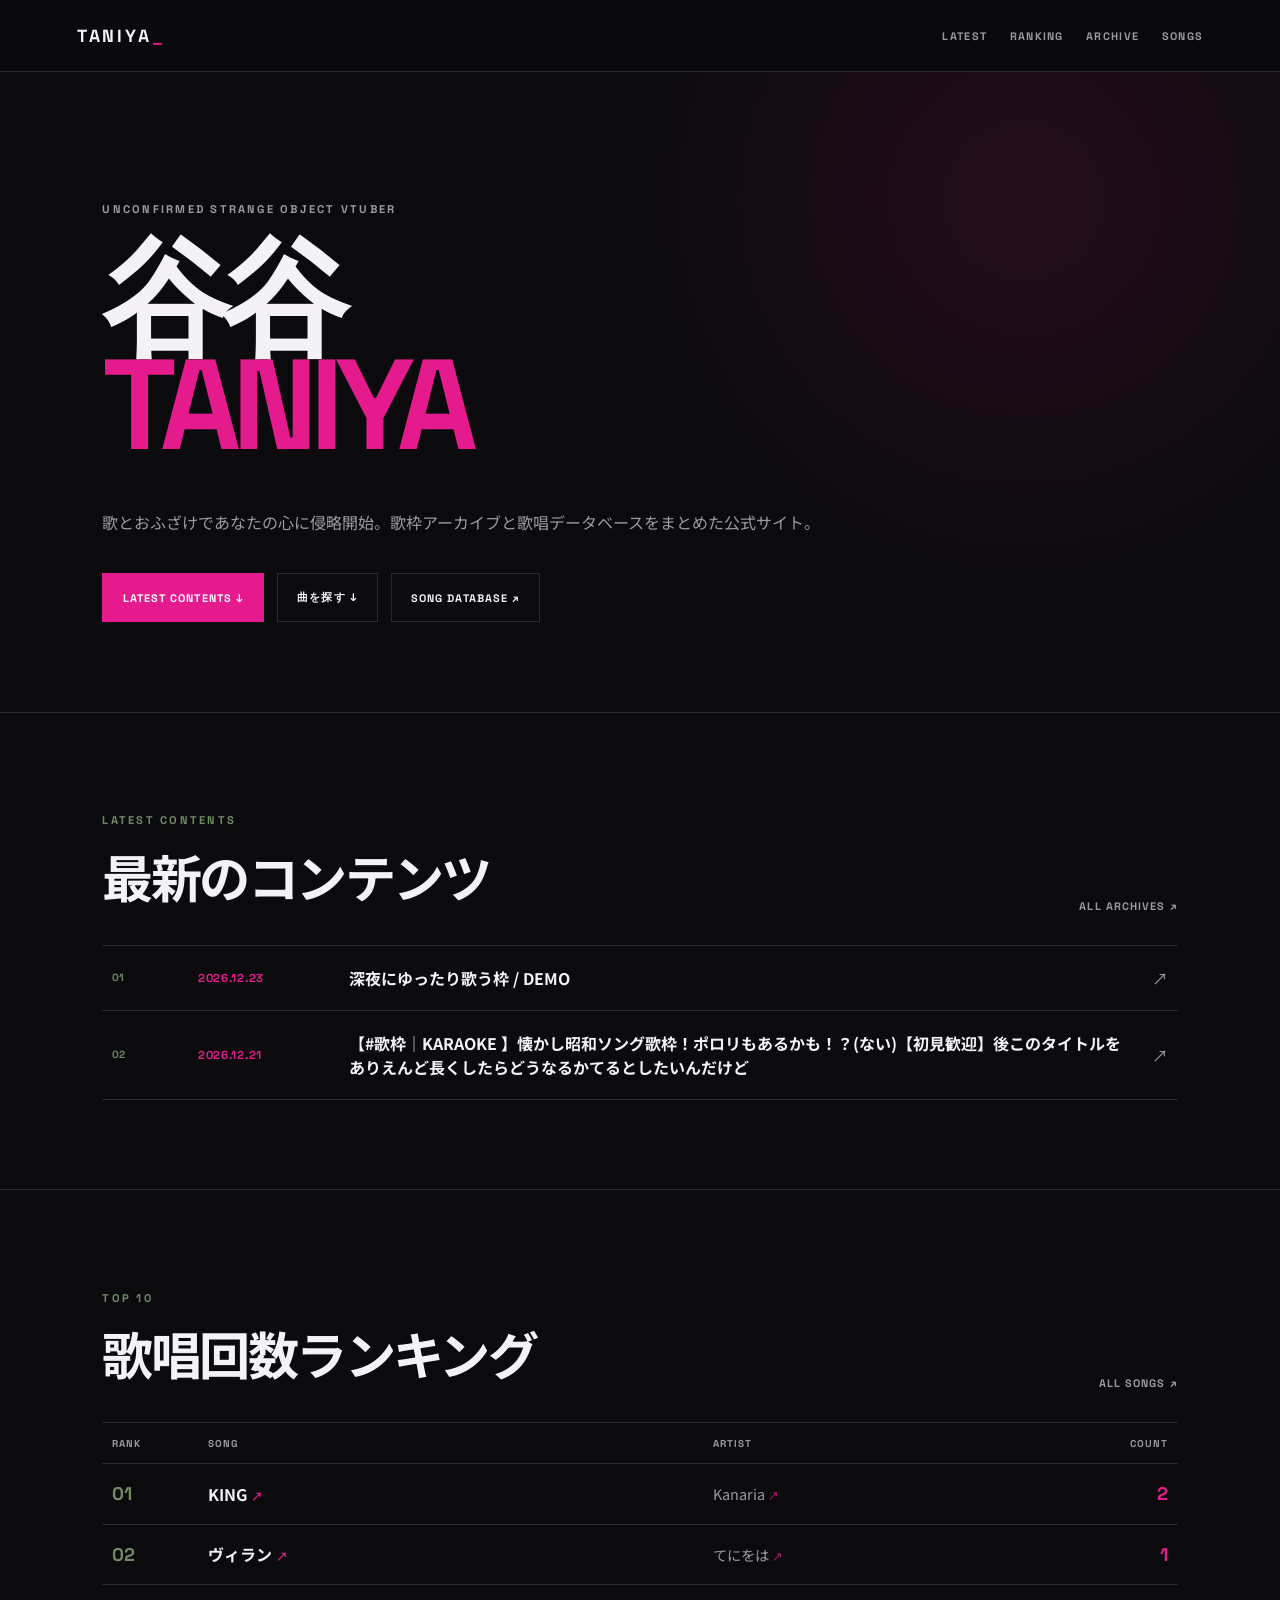
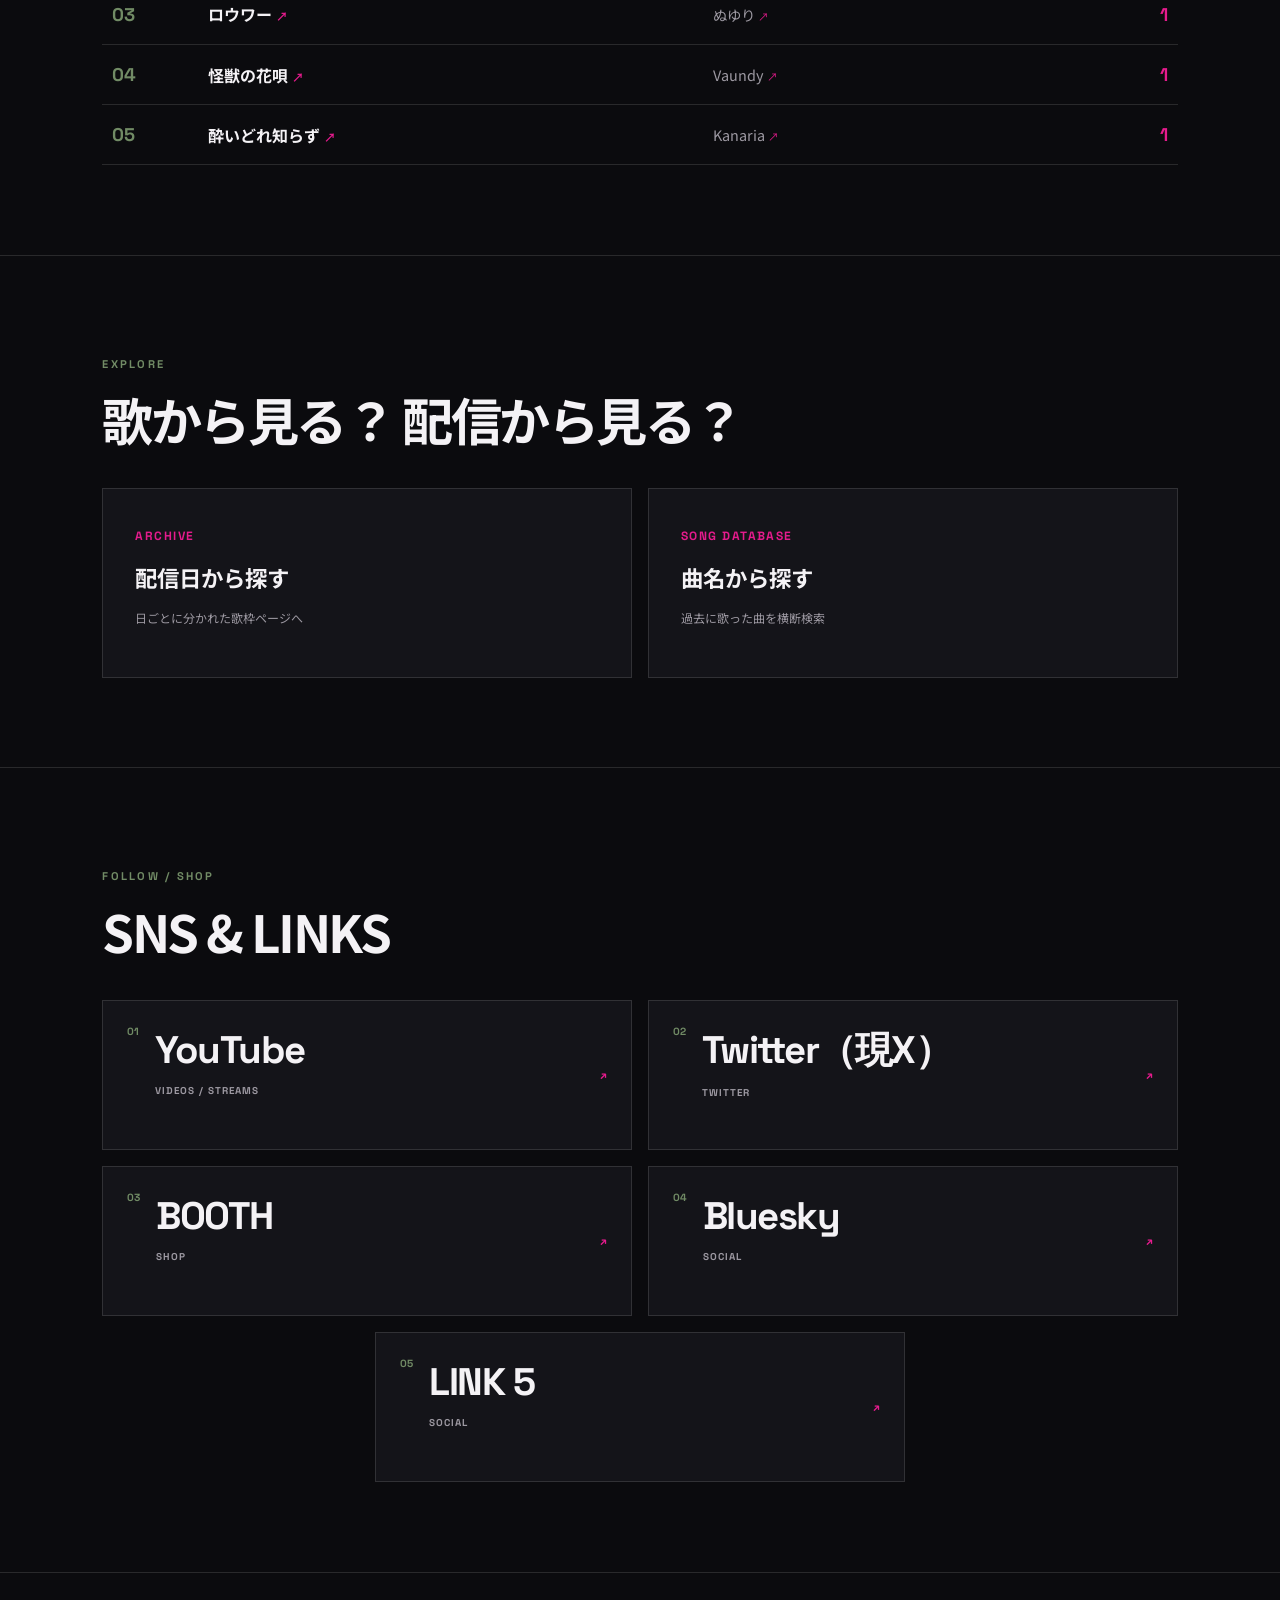
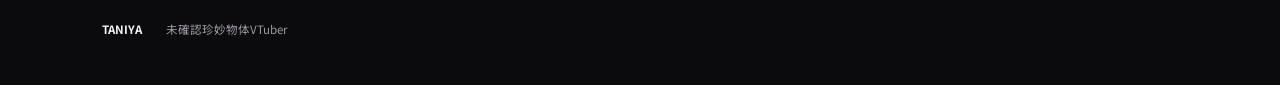
<file: index.html>
<!doctype html>
<html lang="ja">
<head>
  <meta charset="utf-8">
  <meta name="viewport" content="width=device-width,initial-scale=1">
  <title>谷谷 | Official</title>
  <link rel="stylesheet" href="style.css">
</head>
<body>
<header>
  <a class="logo" href="./">TANIYA<span>_</span></a>
  <nav>
    <a href="#latest">LATEST</a>
    <a href="#ranking">RANKING</a>
    <a href="./archive/">ARCHIVE</a>
    <a href="./songs/">SONGS</a>
  </nav>
</header>

<main>
  <section class="hero homeHero">
    <p class="eyebrow">UNCONFIRMED STRANGE OBJECT VTUBER</p>
    <h1>谷谷<br><em>TANIYA</em></h1>
    <p>歌とおふざけであなたの心に侵略開始。歌枠アーカイブと歌唱データベースをまとめた公式サイト。</p>
    <div class="heroActions">
      <a href="#latest" class="primaryButton">LATEST CONTENTS ↓</a>
      <a href="#explore" class="ghostButton">曲を探す ↓</a>
      <a href="./songs/" class="ghostButton">SONG DATABASE ↗</a>
    </div>
  </section>




  <section class="section" id="latest">
    <div class="sectionHead">
      <div>
        <p class="eyebrow">LATEST CONTENTS</p>
        <h2>最新のコンテンツ</h2>
      </div>
      <a class="textLink" href="./archive/">ALL ARCHIVES ↗</a>
    </div>
    <div id="latestList" class="latestList"></div>
  </section>



  <section class="section" id="ranking">
    <div class="sectionHead">
      <div>
        <p class="eyebrow">TOP 10</p>
        <h2>歌唱回数ランキング</h2>
      </div>
      <a class="textLink" href="./songs/">ALL SONGS ↗</a>
    </div>

    <div class="rankingTable">
      <div class="rankingHead">
        <span>RANK</span>
        <span>SONG</span>
        <span>ARTIST</span>
        <span>COUNT</span>
      </div>
      <div id="rankingList"></div>
    </div>
  </section>




  <section class="section" id="explore">
    <p class="eyebrow">EXPLORE</p>
    <h2>歌から見る？ 配信から見る？</h2>
    <div class="cards">
      <a class="card" href="./archive/">
        <span class="card-date">ARCHIVE</span>
        <h3>配信日から探す</h3>
        <p class="card-meta">日ごとに分かれた歌枠ページへ</p>
      </a>
      <a class="card" href="./songs/">
        <span class="card-date">SONG DATABASE</span>
        <h3>曲名から探す</h3>
        <p class="card-meta">過去に歌った曲を横断検索</p>
      </a>
    </div>
  </section>



  <section class="section" id="socials">
    <p class="eyebrow">FOLLOW / SHOP</p>
    <h2>SNS & LINKS</h2>
    <div id="socialLinks" class="socialGrid"></div>
    <p id="socialNote" class="socialNote" hidden>
      SNSのURLは <code>data/site-config.js</code> に設定すると有効になります。
    </p>
  </section>
</main>

<footer><b>TANIYA</b><span>未確認珍妙物体VTuber</span></footer>

<script src="./data/archives.js"></script>
<script src="./data/site-config.js"></script>
<script>
const collator = new Intl.Collator("ja", {numeric:true, sensitivity:"base"});

function escapeHtml(value){
  return String(value).replace(/[&<>"']/g, c => ({
    "&":"&amp;", "<":"&lt;", ">":"&gt;", '"':"&quot;", "'":"&#039;"
  }[c]));
}

function makeSongHistoryUrl(title, artist){
  const p = new URLSearchParams({song:title, artist});
  return `./songs/history/?${p.toString()}`;
}

function makeArtistUrl(artist){
  return `./artists/?artist=${encodeURIComponent(artist)}`;
}

// Latest 5 archives
const latestArchives = [...ARCHIVES]
  .sort((a,b) => b.date.localeCompare(a.date))
  .slice(0,5);

document.getElementById("latestList").innerHTML = latestArchives.map((archive, index) => `
  <a class="latestRow" href="./archive/${archive.date}/">
    <span class="latestNumber">${String(index + 1).padStart(2,"0")}</span>
    <span class="latestDate">${archive.date.replaceAll("-",".")}</span>
    <strong class="latestTitle">${escapeHtml(archive.title)}</strong>
    <span class="latestArrow">↗</span>
  </a>
`).join("");

// Song ranking TOP 10
const songMap = new Map();

ARCHIVES.forEach(archive => {
  archive.songs
    .filter(song => song.type === "song")
    .forEach(song => {
      const artist = song.artist || "未登録";
      const key = `${song.title}|||${artist}`;

      if(!songMap.has(key)){
        songMap.set(key, {
          title: song.title,
          artist,
          count: 0
        });
      }

      songMap.get(key).count++;
    });
});

const ranking = [...songMap.values()]
  .sort((a,b) =>
    (b.count - a.count) ||
    collator.compare(a.title, b.title) ||
    collator.compare(a.artist, b.artist)
  )
  .slice(0,10);

document.getElementById("rankingList").innerHTML = ranking.map((item, index) => `
  <div class="rankingRow">
    <span class="rankNumber">${String(index + 1).padStart(2,"0")}</span>
    <a class="rankingSong" href="${makeSongHistoryUrl(item.title,item.artist)}">
      ${escapeHtml(item.title)} <span>↗</span>
    </a>
    <a class="rankingArtist" href="${makeArtistUrl(item.artist)}">
      ${escapeHtml(item.artist)} <span>↗</span>
    </a>
    <strong class="rankingCount">${item.count}</strong>
  </div>
`).join("");

// Socials: add/remove items only in data/site-config.js
const socials = Array.isArray(SITE_CONFIG?.socials) ? SITE_CONFIG.socials : [];

let hasUnsetSocial = false;
document.getElementById("socialLinks").innerHTML = socials.map((item, index) => {
  const label = item.label || `LINK ${index + 1}`;
  const sub = item.sub || "SOCIAL";
  const url = item.url || "";
  const enabled = /^https?:\/\//i.test(url);

  if(!enabled) hasUnsetSocial = true;

  return enabled
    ? `<a class="socialCard" href="${escapeHtml(url)}" target="_blank" rel="noopener noreferrer">
         <span class="socialIndex">${String(index+1).padStart(2,"0")}</span>
         <strong>${escapeHtml(label)}</strong>
         <small>${escapeHtml(sub)}</small>
         <span class="socialArrow">↗</span>
       </a>`
    : `<div class="socialCard socialCardDisabled" aria-disabled="true">
         <span class="socialIndex">${String(index+1).padStart(2,"0")}</span>
         <strong>${escapeHtml(label)}</strong>
         <small>${escapeHtml(sub)}</small>
         <span class="socialArrow">URL SETTING</span>
       </div>`;
}).join("");

document.getElementById("socialNote").hidden = !hasUnsetSocial;
</script>
</body>
</html>
</file>
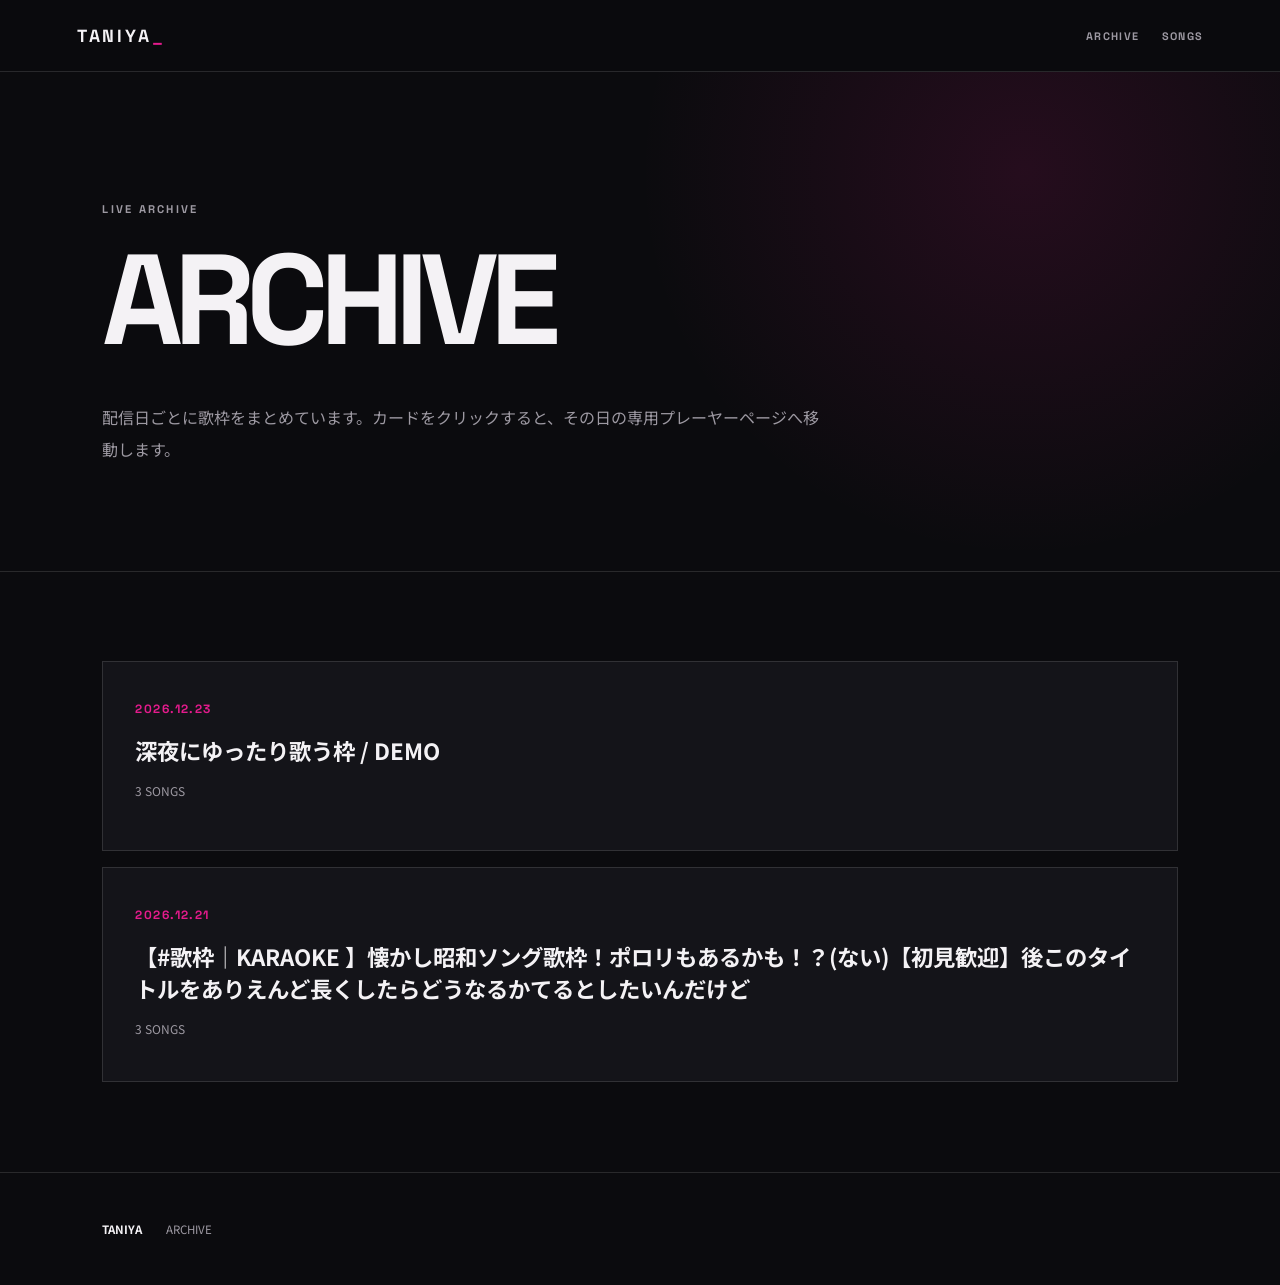
<file: archive/index.html>
<!doctype html><html lang="ja"><head><meta charset="utf-8"><meta name="viewport" content="width=device-width,initial-scale=1"><title>ARCHIVE | 谷谷</title><link rel="stylesheet" href="../style.css"></head><body>
<header><a class="logo" href="../">TANIYA<span>_</span></a><nav><a href="./">ARCHIVE</a><a href="../songs/">SONGS</a></nav></header>
<main><section class="hero"><p class="eyebrow">LIVE ARCHIVE</p><h1>ARCHIVE</h1><p>配信日ごとに歌枠をまとめています。カードをクリックすると、その日の専用プレーヤーページへ移動します。</p></section>
<section class="section"><div id="archiveCards" class="cards"></div></section></main><footer><b>TANIYA</b><span>ARCHIVE</span></footer>
<script src="../data/archives.js"></script><script>
const root=document.getElementById("archiveCards");
root.innerHTML=[...ARCHIVES].reverse().map(a=>{
 const count=a.songs.filter(s=>s.type==="song").length;
 return `<a class="card" href="./${a.date}/"><span class="card-date">${a.date.replaceAll("-",".")}</span><h3>${a.title}</h3><p class="card-meta">${count} SONGS</p></a>`;
}).join("");
</script></body></html>
</file>
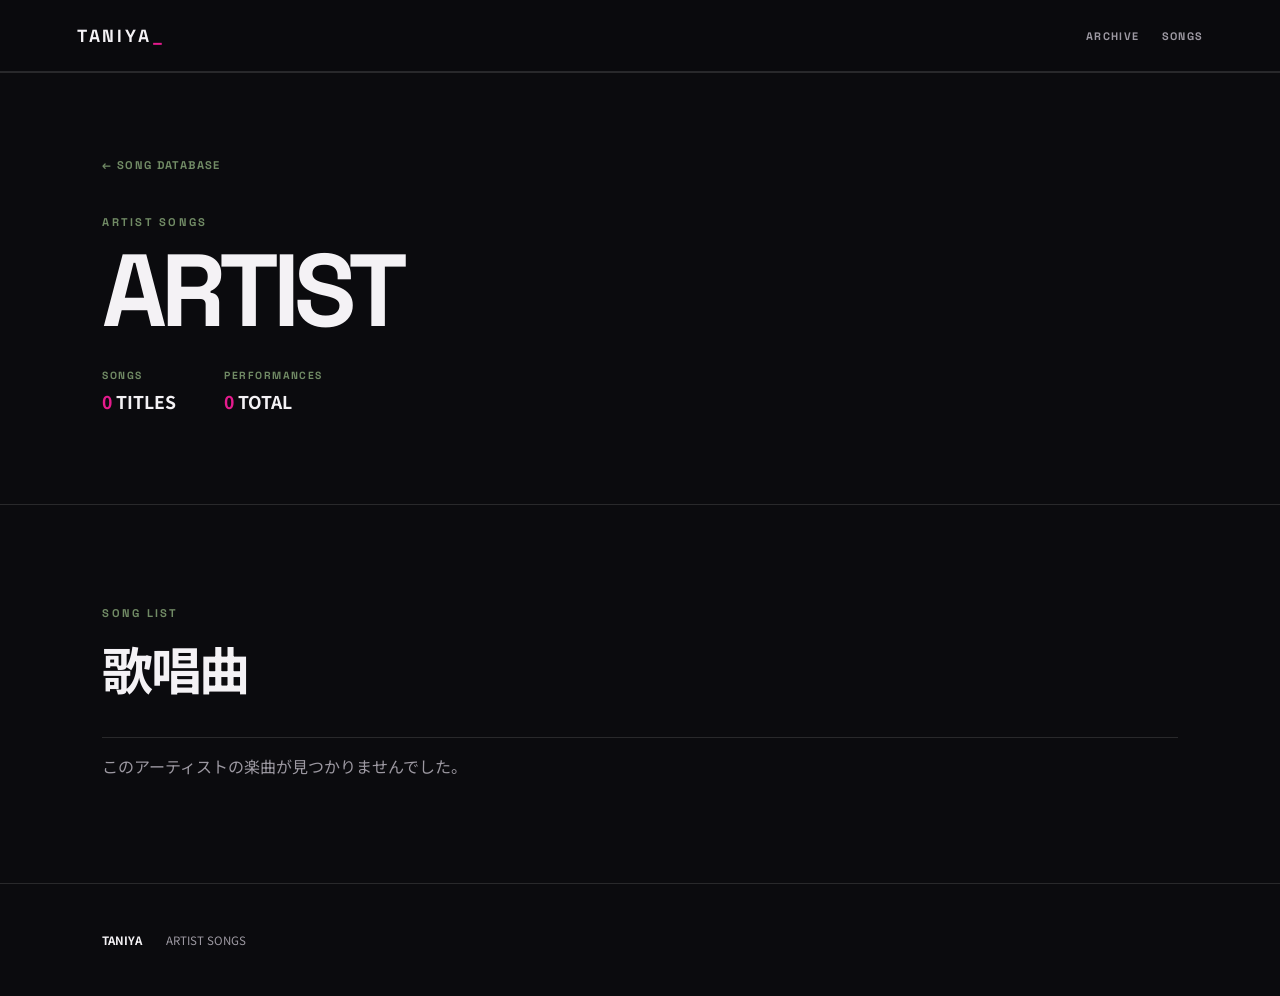
<file: artists/index.html>
<!doctype html><html lang="ja"><head><meta charset="utf-8"><meta name="viewport" content="width=device-width,initial-scale=1"><title>ARTIST | 谷谷</title><link rel="stylesheet" href="../style.css"></head><body>
<header><a class="logo" href="../">TANIYA<span>_</span></a><nav><a href="../archive/">ARCHIVE</a><a href="../songs/">SONGS</a></nav></header>

<main>
<section class="section historyHero">
  <a class="backlink" href="../songs/">← SONG DATABASE</a>
  <p class="eyebrow">ARTIST SONGS</p>
  <h1 id="artistTitle" class="historyTitle">ARTIST</h1>
  <div class="historyMeta">
    <div><span>SONGS</span><strong><i id="songTotal">0</i> TITLES</strong></div>
    <div><span>PERFORMANCES</span><strong><i id="performanceTotal">0</i> TOTAL</strong></div>
  </div>
</section>

<section class="section">
  <p class="eyebrow">SONG LIST</p>
  <h2>歌唱曲</h2>
  <div class="artistSongList" id="artistSongList"></div>
  <p id="notFound" class="muted" hidden>このアーティストの楽曲が見つかりませんでした。</p>
</section>
</main>

<footer><b>TANIYA</b><span>ARTIST SONGS</span></footer>

<script src="../data/archives.js"></script>
<script>
const params = new URLSearchParams(location.search);
const artist = params.get("artist") || "";

document.title = artist ? `${artist} 楽曲一覧 | 谷谷` : "ARTIST | 谷谷";
document.getElementById("artistTitle").textContent = artist || "ARTIST";

const map = new Map();

ARCHIVES.forEach(archive => {
  archive.songs
    .filter(song => song.type === "song" && (song.artist || "未登録") === artist)
    .forEach(song => {
      if(!map.has(song.title)){
        map.set(song.title, {title:song.title, count:0});
      }
      map.get(song.title).count++;
    });
});

const songs = [...map.values()].sort((a,b) =>
  new Intl.Collator("ja", {numeric:true, sensitivity:"base"}).compare(a.title,b.title)
);

document.getElementById("songTotal").textContent = songs.length;
document.getElementById("performanceTotal").textContent =
  songs.reduce((sum,s)=>sum+s.count,0);

const root = document.getElementById("artistSongList");
const nf = document.getElementById("notFound");

if(!songs.length){
  nf.hidden = false;
}else{
  root.innerHTML = songs.map(song => {
    const p = new URLSearchParams({song:song.title, artist});
    return `
      <a class="artistSongCard" href="../songs/history/?${p.toString()}">
        <div class="artistSongTitle">${song.title}</div>
        <div class="artistSongCount">${song.count} PERFORMANCE${song.count===1?"":"S"}</div>
        <div class="artistSongArrow">↗</div>
      </a>
    `;
  }).join("");
}
</script>
</body></html>
</file>
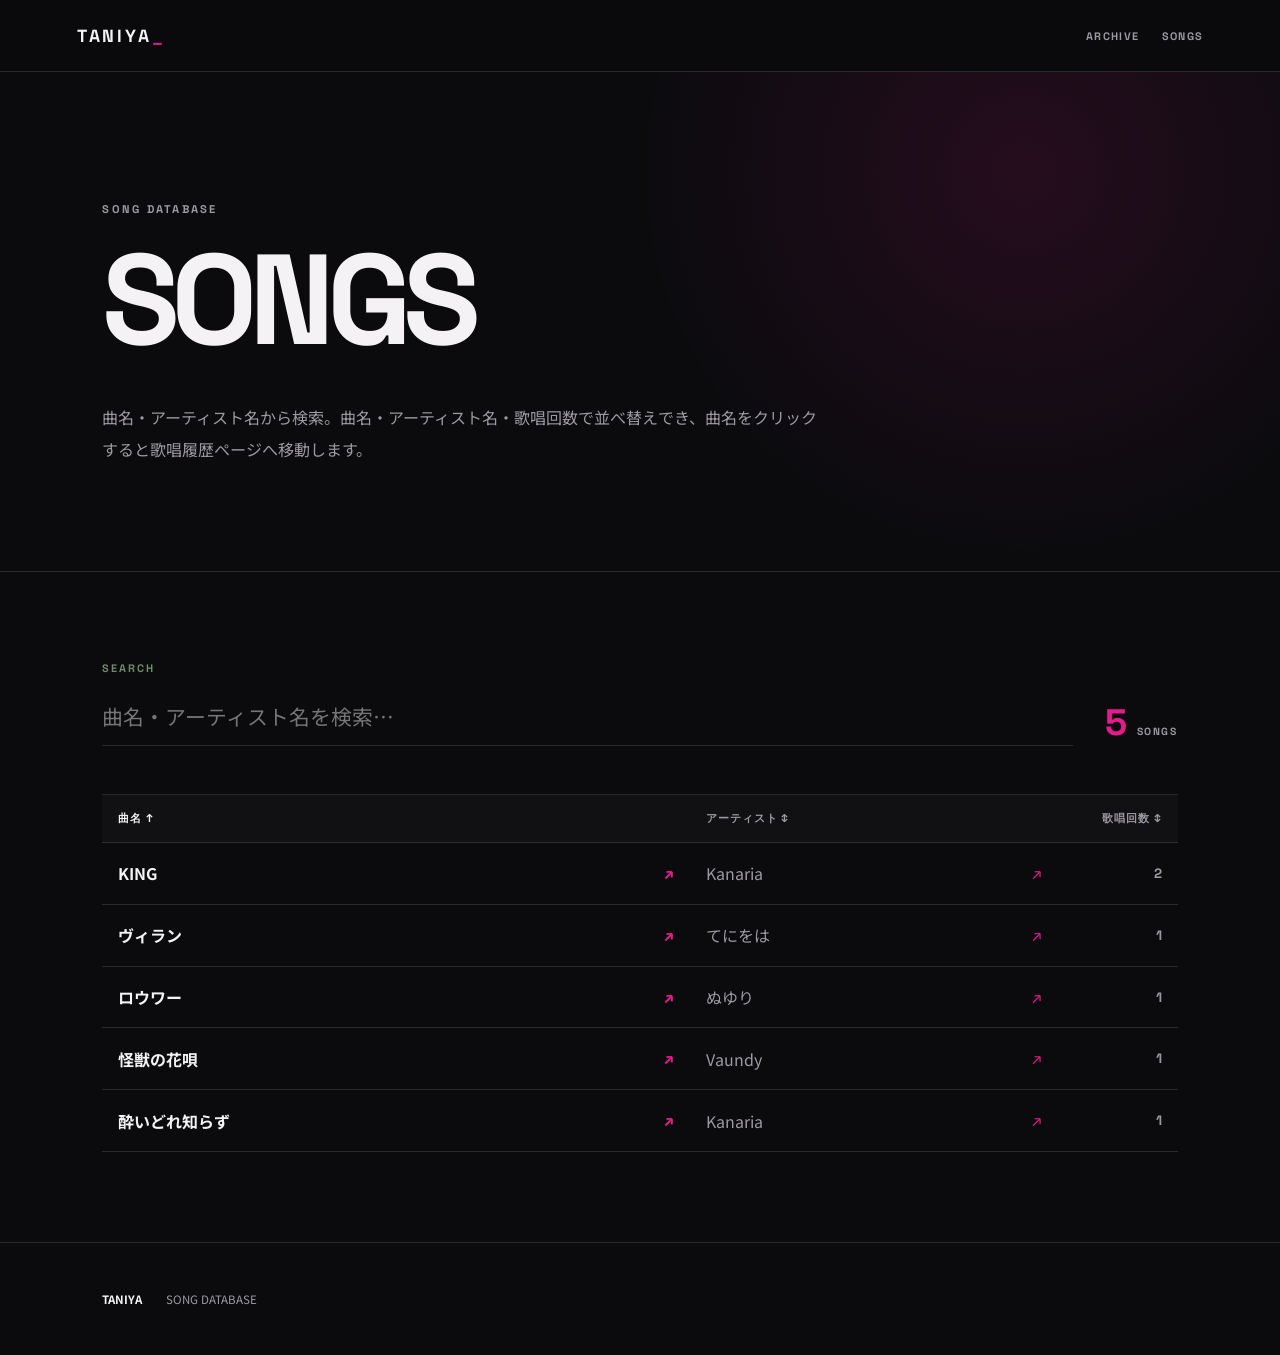
<file: songs/index.html>
<!doctype html><html lang="ja"><head><meta charset="utf-8"><meta name="viewport" content="width=device-width,initial-scale=1"><title>SONG DATABASE | 谷谷</title><link rel="stylesheet" href="../style.css"></head><body>
<header><a class="logo" href="../">TANIYA<span>_</span></a><nav><a href="../archive/">ARCHIVE</a><a href="./">SONGS</a></nav></header>
<main>
<section class="hero"><p class="eyebrow">SONG DATABASE</p><h1>SONGS</h1><p>曲名・アーティスト名から検索。曲名・アーティスト名・歌唱回数で並べ替えでき、曲名をクリックすると歌唱履歴ページへ移動します。</p></section>

<section class="section">
  <div class="toolbar">
    <label class="search"><span>SEARCH</span><input id="search" type="search" placeholder="曲名・アーティスト名を検索…"></label>
    <div class="stats"><strong id="count">0</strong><span>SONGS</span></div>
  </div>

  <div class="songTableWrap">
    <div class="songTableHead">
      <button class="sortBtn" data-key="title">曲名 <span class="sortMark">↕</span></button>
      <button class="sortBtn" data-key="artist">アーティスト <span class="sortMark">↕</span></button>
      <button class="sortBtn countHead" data-key="count">歌唱回数 <span class="sortMark">↕</span></button>
    </div>
    <div id="songList"></div>
  </div>
  <p id="empty" hidden>該当する曲がありません。</p>
</section>
</main>
<footer><b>TANIYA</b><span>SONG DATABASE</span></footer>

<script src="../data/archives.js"></script>
<script>
const $ = s => document.querySelector(s);
const collator = new Intl.Collator("ja", {numeric:true, sensitivity:"base"});
let sortKey = "title";
let sortDir = "asc";

function buildSongData(){
  const map = new Map();

  ARCHIVES.forEach(archive => {
    archive.songs
      .filter(song => song.type === "song")
      .forEach(song => {
        const artist = song.artist || "未登録";
        const key = `${song.title}|||${artist}`;

        if(!map.has(key)){
          map.set(key, {
            title: song.title,
            artist,
            count: 0
          });
        }

        map.get(key).count++;
      });
  });

  return [...map.values()];
}

const songData = buildSongData();

function compare(a,b){
  let result = 0;

  if(sortKey === "count"){
    result = a.count - b.count;
  } else {
    result = collator.compare(a[sortKey], b[sortKey]);
  }

  return sortDir === "asc" ? result : -result;
}

function makeHistoryUrl(item){
  const p = new URLSearchParams({
    song: item.title,
    artist: item.artist
  });
  return `./history/?${p.toString()}`;
}

function render(){
  const q = $("#search").value.trim().toLowerCase();

  const filtered = songData
    .filter(item => (`${item.title} ${item.artist}`).toLowerCase().includes(q))
    .sort(compare);

  $("#count").textContent = filtered.length;
  $("#empty").hidden = filtered.length > 0;

  $("#songList").innerHTML = filtered.map(item => `
    <div class="songDbRow">
      <a class="songTitleLink" href="${makeHistoryUrl(item)}">${item.title}<span class="songArrow">↗</span></a>
      <a class="songArtist artistLink" href="../artists/?artist=${encodeURIComponent(item.artist)}">${item.artist}<span class="songArrow">↗</span></a>
      <div class="songCount">${item.count}</div>
    </div>
  `).join("");

  document.querySelectorAll(".sortBtn").forEach(btn => {
    const mark = btn.querySelector(".sortMark");

    if(btn.dataset.key === sortKey){
      mark.textContent = sortDir === "asc" ? "↑" : "↓";
      btn.classList.add("active");
    } else {
      mark.textContent = "↕";
      btn.classList.remove("active");
    }
  });
}

document.querySelectorAll(".sortBtn").forEach(btn => {
  btn.addEventListener("click", () => {
    const key = btn.dataset.key;

    if(sortKey === key){
      sortDir = sortDir === "asc" ? "desc" : "asc";
    } else {
      sortKey = key;
      sortDir = "asc";
    }

    render();
  });
});

$("#search").addEventListener("input", render);
render();
</script>
</body></html>
</file>
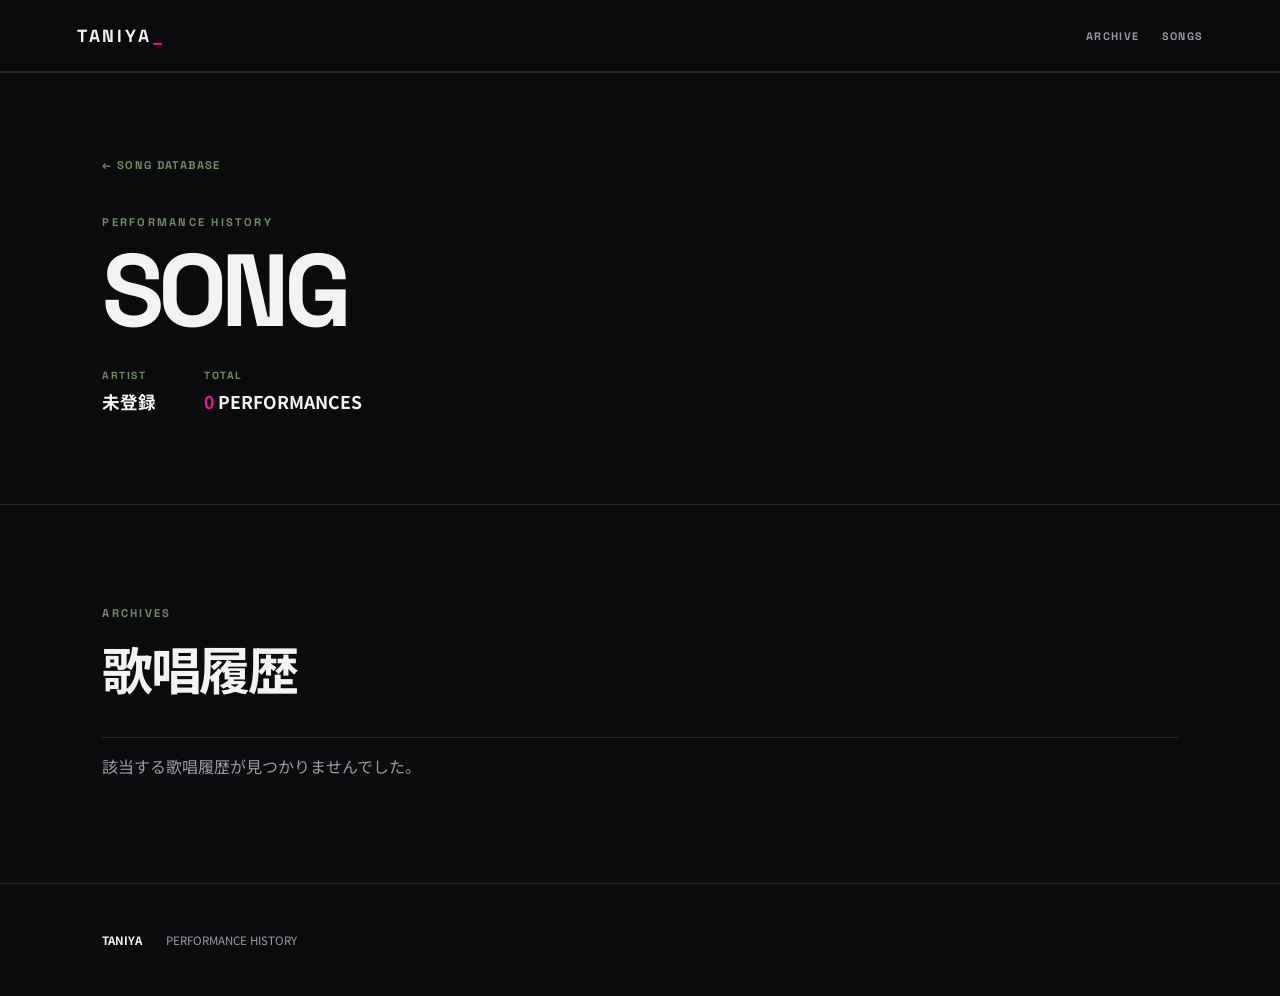
<file: songs/history/index.html>
<!doctype html><html lang="ja"><head><meta charset="utf-8"><meta name="viewport" content="width=device-width,initial-scale=1"><title>歌唱履歴 | 谷谷</title><link rel="stylesheet" href="../../style.css"></head><body>
<header><a class="logo" href="../../">TANIYA<span>_</span></a><nav><a href="../../archive/">ARCHIVE</a><a href="../">SONGS</a></nav></header>

<main>
<section class="section historyHero">
  <a class="backlink" href="../">← SONG DATABASE</a>
  <p class="eyebrow">PERFORMANCE HISTORY</p>
  <h1 id="songTitle" class="historyTitle">SONG</h1>
  <div class="historyMeta">
    <div><span>ARTIST</span><strong id="artistName">-</strong></div>
    <div><span>TOTAL</span><strong><i id="totalCount">0</i> PERFORMANCES</strong></div>
  </div>
</section>

<section class="section">
  <p class="eyebrow">ARCHIVES</p>
  <h2>歌唱履歴</h2>
  <div id="historyList" class="historyList"></div>
  <p id="notFound" class="muted" hidden>該当する歌唱履歴が見つかりませんでした。</p>
</section>
</main>

<footer><b>TANIYA</b><span>PERFORMANCE HISTORY</span></footer>

<script src="../../data/archives.js"></script>
<script>
const params = new URLSearchParams(location.search);
const songName = params.get("song") || "";
const artistName = params.get("artist") || "";

document.title = songName ? `${songName} 歌唱履歴 | 谷谷` : "歌唱履歴 | 谷谷";
document.getElementById("songTitle").textContent = songName || "SONG";
document.getElementById("artistName").textContent = artistName || "未登録";

const performances = [];

ARCHIVES.forEach(archive => {
  archive.songs
    .filter(song =>
      song.type === "song" &&
      song.title === songName &&
      (song.artist || "未登録") === artistName
    )
    .forEach(song => {
      performances.push({
        date: archive.date,
        archiveTitle: archive.title,
        time: song.time
      });
    });
});

performances.sort((a,b) => b.date.localeCompare(a.date));
document.getElementById("totalCount").textContent = performances.length;

const root = document.getElementById("historyList");
const nf = document.getElementById("notFound");

if(!performances.length){
  nf.hidden = false;
} else {
  root.innerHTML = performances.map(p => `
    <a class="historyCard" href="../../archive/${p.date}/?t=${p.time}">
      <div class="historyDate">${p.date.replaceAll("-",".")}</div>
      <div class="historyArchiveTitle">${p.archiveTitle}</div>
      <div class="historyListen">LISTEN ↗</div>
    </a>
  `).join("");
}
</script>
</body></html>
</file>
<file: style.css>
@import url('https://fonts.googleapis.com/css2?family=Noto+Sans+JP:wght@400;500;700;900&family=Space+Grotesk:wght@500;700&display=swap');
:root{--bg:#0b0b0e;--surface:#141419;--text:#f4f2f5;--muted:#9d99a2;--pink:#e51b8d;--green:#718b65;--line:rgba(255,255,255,.12)}
*{box-sizing:border-box}html{scroll-behavior:smooth}body{margin:0;background:var(--bg);color:var(--text);font-family:"Noto Sans JP",sans-serif}a{color:inherit;text-decoration:none}button,input{font:inherit}
header{height:72px;padding:0 6vw;display:flex;align-items:center;justify-content:space-between;border-bottom:1px solid var(--line);position:sticky;top:0;background:rgba(11,11,14,.88);backdrop-filter:blur(14px);z-index:10}.logo{font:700 1.1rem "Space Grotesk";letter-spacing:.16em}.logo span{color:var(--pink)}nav{display:flex;gap:1.4rem}nav a{font:700 .68rem "Space Grotesk";letter-spacing:.12em;color:var(--muted)}
.hero{padding:9vw 8vw 7vw;min-height:54vh;display:flex;flex-direction:column;justify-content:center;background:radial-gradient(circle at 80% 20%,rgba(229,27,141,.12),transparent 35%)}.eyebrow{color:var(--green);font:700 .7rem "Space Grotesk";letter-spacing:.2em}.hero h1{font:700 clamp(3.7rem,10vw,8.5rem)/.82 "Space Grotesk";letter-spacing:-.07em;margin:1rem 0 2rem}.hero h1 em{font-style:normal;color:var(--pink)}.hero p{color:var(--muted);line-height:2;max-width:720px}
.section{padding:7vw 8vw;border-top:1px solid var(--line)}.section h2{font-size:clamp(2rem,4vw,4rem);letter-spacing:-.05em;margin:.4rem 0 2rem}
.cards{display:grid;grid-template-columns:repeat(2,minmax(0,1fr));gap:1rem}.card{display:block;border:1px solid var(--line);background:var(--surface);padding:2rem;min-height:190px}.card:hover{border-color:var(--pink);transform:translateY(-2px);transition:.18s}.card-date{color:var(--pink);font:700 .75rem "Space Grotesk";letter-spacing:.12em}.card h3{font-size:1.4rem;margin:1rem 0}.card-meta{color:var(--muted);font-size:.75rem}
.toolbar{display:grid;grid-template-columns:1fr auto;gap:2rem;align-items:end;margin-bottom:3rem}.search span{display:block;font:700 .68rem "Space Grotesk";letter-spacing:.18em;color:var(--green);margin-bottom:.7rem}.search input{width:100%;background:transparent;color:var(--text);border:0;border-bottom:1px solid var(--line);padding:.9rem 0;font-size:1.3rem;outline:0}.search input:focus{border-color:var(--pink)}.stats{display:flex;align-items:baseline;gap:.6rem}.stats strong{font:700 2.3rem "Space Grotesk";color:var(--pink)}.stats span{font:700 .65rem "Space Grotesk";letter-spacing:.15em;color:var(--muted)}
.group{margin-bottom:3.2rem}.groupHead{display:flex;justify-content:space-between;border-bottom:1px solid var(--line);padding-bottom:1rem}.groupHead h3{margin:0}.groupHead span{color:var(--muted);font-size:.7rem}.song{width:100%;display:grid;grid-template-columns:75px 1fr 110px 28px;gap:1rem;align-items:center;padding:1.1rem .4rem;border:0;border-bottom:1px solid var(--line);background:transparent;color:var(--text);text-align:left;cursor:pointer}.song:hover{background:rgba(229,27,141,.07)}.time{color:var(--pink);font:700 .7rem "Space Grotesk"}.muted{color:var(--muted)}
.playerHead{display:flex;justify-content:space-between;align-items:end;gap:2rem;margin-bottom:2rem}.playerHead h2{margin:.5rem 0;font-size:clamp(2rem,4vw,4rem)}.share{background:var(--pink);color:#fff;border:0;padding:1rem 1.2rem;font:700 .7rem "Space Grotesk";cursor:pointer}.share:disabled{opacity:.35}.playerLayout{display:grid;grid-template-columns:minmax(0,1.8fr) minmax(280px,.8fr);gap:1rem}.video{aspect-ratio:16/9;background:#000}.video iframe,#player{width:100%;height:100%}.setlist{background:var(--surface);border:1px solid var(--line);overflow:auto}.setlistHead{display:flex;justify-content:space-between;padding:1rem;border-bottom:1px solid var(--line);color:var(--green);font:700 .65rem "Space Grotesk"}.track{width:100%;display:grid;grid-template-columns:65px 1fr;padding:1rem;border:0;border-bottom:1px solid var(--line);background:transparent;color:var(--muted);text-align:left;cursor:pointer}.track:hover,.track.active{background:rgba(229,27,141,.08);color:var(--text)}.backlink{display:inline-block;margin-bottom:2rem;color:var(--green);font:700 .7rem "Space Grotesk";letter-spacing:.12em}
footer{padding:3rem 8vw;border-top:1px solid var(--line);display:flex;gap:1.5rem;color:var(--muted);font-size:.72rem}footer b{color:var(--text)}
@media(max-width:760px){nav{gap:.8rem}nav a{font-size:.6rem}.hero{padding:18vw 7vw 14vw}.hero h1{font-size:18vw}.section{padding:14vw 6vw}.cards{grid-template-columns:1fr}.toolbar{grid-template-columns:1fr}.stats{display:none}.song{grid-template-columns:65px 1fr 26px}.song .datecol{display:none}.playerHead{align-items:start;flex-direction:column}.playerLayout{grid-template-columns:1fr}footer{flex-wrap:wrap}}

/* SONG DATABASE v4 */
.songTableWrap{border-top:1px solid var(--line)}
.songTableHead,.songDbRow{display:grid;grid-template-columns:minmax(0,1.6fr) minmax(0,1fr) 120px;align-items:center;border-bottom:1px solid var(--line)}
.songTableHead{background:rgba(255,255,255,.025)}
.sortBtn{padding:1rem;border:0;background:transparent;color:var(--muted);text-align:left;font:700 .7rem "Space Grotesk";letter-spacing:.08em;cursor:pointer}
.sortBtn:hover,.sortBtn.active{color:var(--text)}
.countHead{text-align:right}
.songTitleBtn{width:100%;display:flex;justify-content:space-between;gap:1rem;padding:1.15rem 1rem;border:0;background:transparent;color:var(--text);text-align:left;font-weight:700;cursor:pointer}
.songTitleBtn:hover{color:var(--pink)}
.songArtist,.songCount{padding:1.15rem 1rem;color:var(--muted)}
.songCount{text-align:right;font:700 .85rem "Space Grotesk"}
.expandMark{color:var(--pink);font-family:"Space Grotesk"}
.songPerformances{background:rgba(255,255,255,.025);border-bottom:1px solid var(--line)}
.performanceLink{display:grid;grid-template-columns:120px 1fr 24px;gap:1rem;align-items:center;padding:1rem 1rem 1rem 2rem;border-bottom:1px solid rgba(255,255,255,.07);color:var(--muted)}
.performanceLink:last-child{border-bottom:0}
.performanceLink:hover{background:rgba(229,27,141,.06);color:var(--text)}
.performanceDate{color:var(--pink);font:700 .7rem "Space Grotesk"}
.performanceTitle{font-size:.85rem}
.performanceArrow{text-align:right}
.trackInfo{display:inline}
.trackArtist{color:var(--muted);font-size:.82em}
@media(max-width:760px){
  .songTableHead,.songDbRow{grid-template-columns:minmax(0,1.3fr) minmax(0,1fr) 72px}
  .sortBtn,.songTitleBtn,.songArtist,.songCount{padding:.95rem .6rem}
  .performanceLink{grid-template-columns:95px 1fr 20px;padding:.9rem .7rem}
}


/* SONG DATABASE v5 */
.songDbLink{color:inherit;text-decoration:none}
.songTitleLink{display:flex;align-items:center;justify-content:space-between;gap:1rem;padding:1.15rem 1rem;font-weight:700}
.songDbLink:hover{background:rgba(229,27,141,.06)}
.songDbLink:hover .songTitleLink{color:var(--pink)}
.songArrow{color:var(--pink);font-family:"Space Grotesk"}
.historyHero{padding-top:6vw}
.historyTitle{font:700 clamp(3rem,8vw,7rem)/.9 "Space Grotesk";letter-spacing:-.06em;margin:1rem 0 2rem}
.historyMeta{display:flex;gap:3rem;flex-wrap:wrap}
.historyMeta div{display:flex;flex-direction:column;gap:.45rem}
.historyMeta span{color:var(--green);font:700 .65rem "Space Grotesk";letter-spacing:.14em}
.historyMeta strong{font-size:1.1rem}
.historyMeta i{font-style:normal;color:var(--pink)}
.historyList{border-top:1px solid var(--line)}
.historyCard{display:grid;grid-template-columns:150px 1fr 110px;gap:1rem;align-items:center;padding:1.2rem 1rem;border-bottom:1px solid var(--line);color:inherit}
.historyCard:hover{background:rgba(229,27,141,.06)}
.historyDate{color:var(--pink);font:700 .75rem "Space Grotesk"}
.historyArchiveTitle{font-weight:700}
.historyListen{text-align:right;color:var(--muted);font:700 .68rem "Space Grotesk";letter-spacing:.08em}
.historyCard:hover .historyListen{color:var(--text)}
@media(max-width:760px){
  .historyHero{padding-top:12vw}
  .historyCard{grid-template-columns:105px 1fr}
  .historyListen{grid-column:2;text-align:left}
}


/* ARTIST PAGE v6 */
.artistLink{display:flex;align-items:center;justify-content:space-between;gap:1rem;text-decoration:none}
.artistLink:hover{color:var(--pink)}
.artistSongList{border-top:1px solid var(--line)}
.artistSongCard{display:grid;grid-template-columns:1fr 180px 28px;gap:1rem;align-items:center;padding:1.15rem 1rem;border-bottom:1px solid var(--line);color:inherit;text-decoration:none}
.artistSongCard:hover{background:rgba(229,27,141,.06)}
.artistSongTitle{font-weight:700}
.artistSongCount{text-align:right;color:var(--muted);font:700 .7rem "Space Grotesk";letter-spacing:.06em}
.artistSongArrow{text-align:right;color:var(--pink)}
@media(max-width:760px){
  .artistSongCard{grid-template-columns:1fr 95px 22px;padding:.95rem .6rem}
  .artistSongCount{font-size:.62rem}
}

#archiveCards{grid-template-columns:1fr}


/* TOP PAGE v7 */
.homeHero{min-height:68vh}
.heroActions{display:flex;gap:.8rem;flex-wrap:wrap;margin-top:1.2rem}
.primaryButton,.ghostButton{display:inline-flex;align-items:center;justify-content:center;padding:1rem 1.2rem;font:700 .68rem "Space Grotesk";letter-spacing:.1em;border:1px solid var(--line)}
.primaryButton{background:var(--pink);border-color:var(--pink);color:#fff}
.ghostButton:hover{border-color:var(--pink)}

.sectionHead{display:flex;align-items:end;justify-content:space-between;gap:2rem;margin-bottom:2rem}
.sectionHead h2{margin-bottom:0}
.textLink{color:var(--muted);font:700 .68rem "Space Grotesk";letter-spacing:.1em;white-space:nowrap}
.textLink:hover{color:var(--pink)}

.latestList{border-top:1px solid var(--line)}
.latestRow{display:grid;grid-template-columns:70px 135px 1fr 28px;gap:1rem;align-items:center;padding:1.25rem .6rem;border-bottom:1px solid var(--line)}
.latestRow:hover{background:rgba(229,27,141,.06)}
.latestNumber{color:var(--green);font:700 .65rem "Space Grotesk"}
.latestDate{color:var(--pink);font:700 .72rem "Space Grotesk";letter-spacing:.06em}
.latestTitle{font-size:1rem}
.latestArrow{text-align:right;color:var(--muted)}
.latestRow:hover .latestArrow{color:var(--pink)}

.rankingTable{border-top:1px solid var(--line)}
.rankingHead,.rankingRow{display:grid;grid-template-columns:80px minmax(0,1.4fr) minmax(0,1fr) 90px;gap:1rem;align-items:center}
.rankingHead{padding:.85rem .6rem;border-bottom:1px solid var(--line);color:var(--muted);font:700 .62rem "Space Grotesk";letter-spacing:.1em}
.rankingHead span:last-child{text-align:right}
.rankingRow{padding:1.1rem .6rem;border-bottom:1px solid var(--line)}
.rankNumber{font:700 1.15rem "Space Grotesk";color:var(--green)}
.rankingSong,.rankingArtist{min-width:0;overflow:hidden;text-overflow:ellipsis;white-space:nowrap}
.rankingSong{font-weight:700}
.rankingArtist{color:var(--muted);font-size:.9rem}
.rankingSong span,.rankingArtist span{color:var(--pink);font-size:.75em}
.rankingSong:hover,.rankingArtist:hover{color:var(--pink)}
.rankingCount{text-align:right;font:700 1.15rem "Space Grotesk";color:var(--pink)}

.socialGrid{display:grid;grid-template-columns:repeat(2,minmax(0,1fr));gap:1rem}
.socialCard{position:relative;min-height:150px;padding:1.5rem;border:1px solid var(--line);background:var(--surface);display:grid;grid-template-columns:auto 1fr auto;grid-template-rows:auto 1fr;gap:.6rem 1rem;align-items:start}
.socialCard:hover{border-color:var(--pink);transform:translateY(-2px);transition:.18s}
.socialIndex{color:var(--green);font:700 .65rem "Space Grotesk"}
.socialCard strong{font:700 clamp(1.4rem,3vw,2.5rem) "Space Grotesk";letter-spacing:-.04em}
.socialCard small{grid-column:2;color:var(--muted);font:700 .62rem "Space Grotesk";letter-spacing:.1em}
.socialArrow{grid-column:3;grid-row:1 / span 2;align-self:center;color:var(--pink);font:700 .7rem "Space Grotesk"}
.socialCardDisabled{opacity:.55}
.socialCardDisabled:hover{border-color:var(--line);transform:none}
.socialNote{margin-top:1rem;color:var(--muted);font-size:.75rem}
.socialNote code{color:var(--green)}

@media(max-width:760px){
  .heroActions{flex-direction:column;align-items:stretch}
  .sectionHead{align-items:start;flex-direction:column;gap:.8rem}
  .latestRow{grid-template-columns:42px 105px 1fr 20px;padding:1rem .25rem}
  .latestTitle{font-size:.88rem}
  .rankingHead,.rankingRow{grid-template-columns:42px minmax(0,1fr) 68px}
  .rankingHead span:nth-child(3),.rankingArtist{display:none}
  .rankingHead span:last-child{text-align:right}
  .rankingCount{font-size:1rem}
  .socialGrid{grid-template-columns:1fr}
}


/* TOP PAGE v8: flexible social links */
.socialGrid{
  display:grid;
  grid-template-columns:repeat(2,minmax(0,1fr));
  gap:1rem;
}
.socialGrid > .socialCard:last-child:nth-child(odd){
  grid-column:1 / -1;
  width:calc(50% - .5rem);
  justify-self:center;
}
@media(max-width:760px){
  .socialGrid{grid-template-columns:1fr}
  .socialGrid > .socialCard:last-child:nth-child(odd){
    grid-column:auto;
    width:100%;
  }
}


/* ARCHIVE PAGE v10 */
#archiveTitle{
  font-size:clamp(1.8rem,3vw,2.8rem);
  line-height:1.25;
  letter-spacing:-.035em;
}
.toast{
  position:fixed;
  right:24px;
  bottom:24px;
  z-index:100;
  max-width:min(420px,calc(100vw - 32px));
  padding:.95rem 1.1rem;
  border:1px solid var(--line);
  background:rgba(20,20,25,.96);
  color:var(--text);
  box-shadow:0 14px 40px rgba(0,0,0,.34);
  font-size:.82rem;
  line-height:1.6;
  opacity:0;
  transform:translateY(14px);
  pointer-events:none;
  transition:opacity .2s ease,transform .2s ease;
  backdrop-filter:blur(14px);
}
.toast::before{
  content:"✓";
  display:inline-block;
  margin-right:.55rem;
  color:var(--green);
  font-weight:700;
}
.toast.error::before{
  content:"!";
  color:var(--pink);
}
.toast.show{
  opacity:1;
  transform:translateY(0);
}
@media(max-width:760px){
  #archiveTitle{font-size:clamp(1.55rem,7vw,2.15rem)}
  .toast{
    right:16px;
    bottom:16px;
    left:16px;
    max-width:none;
  }
}
</file>
